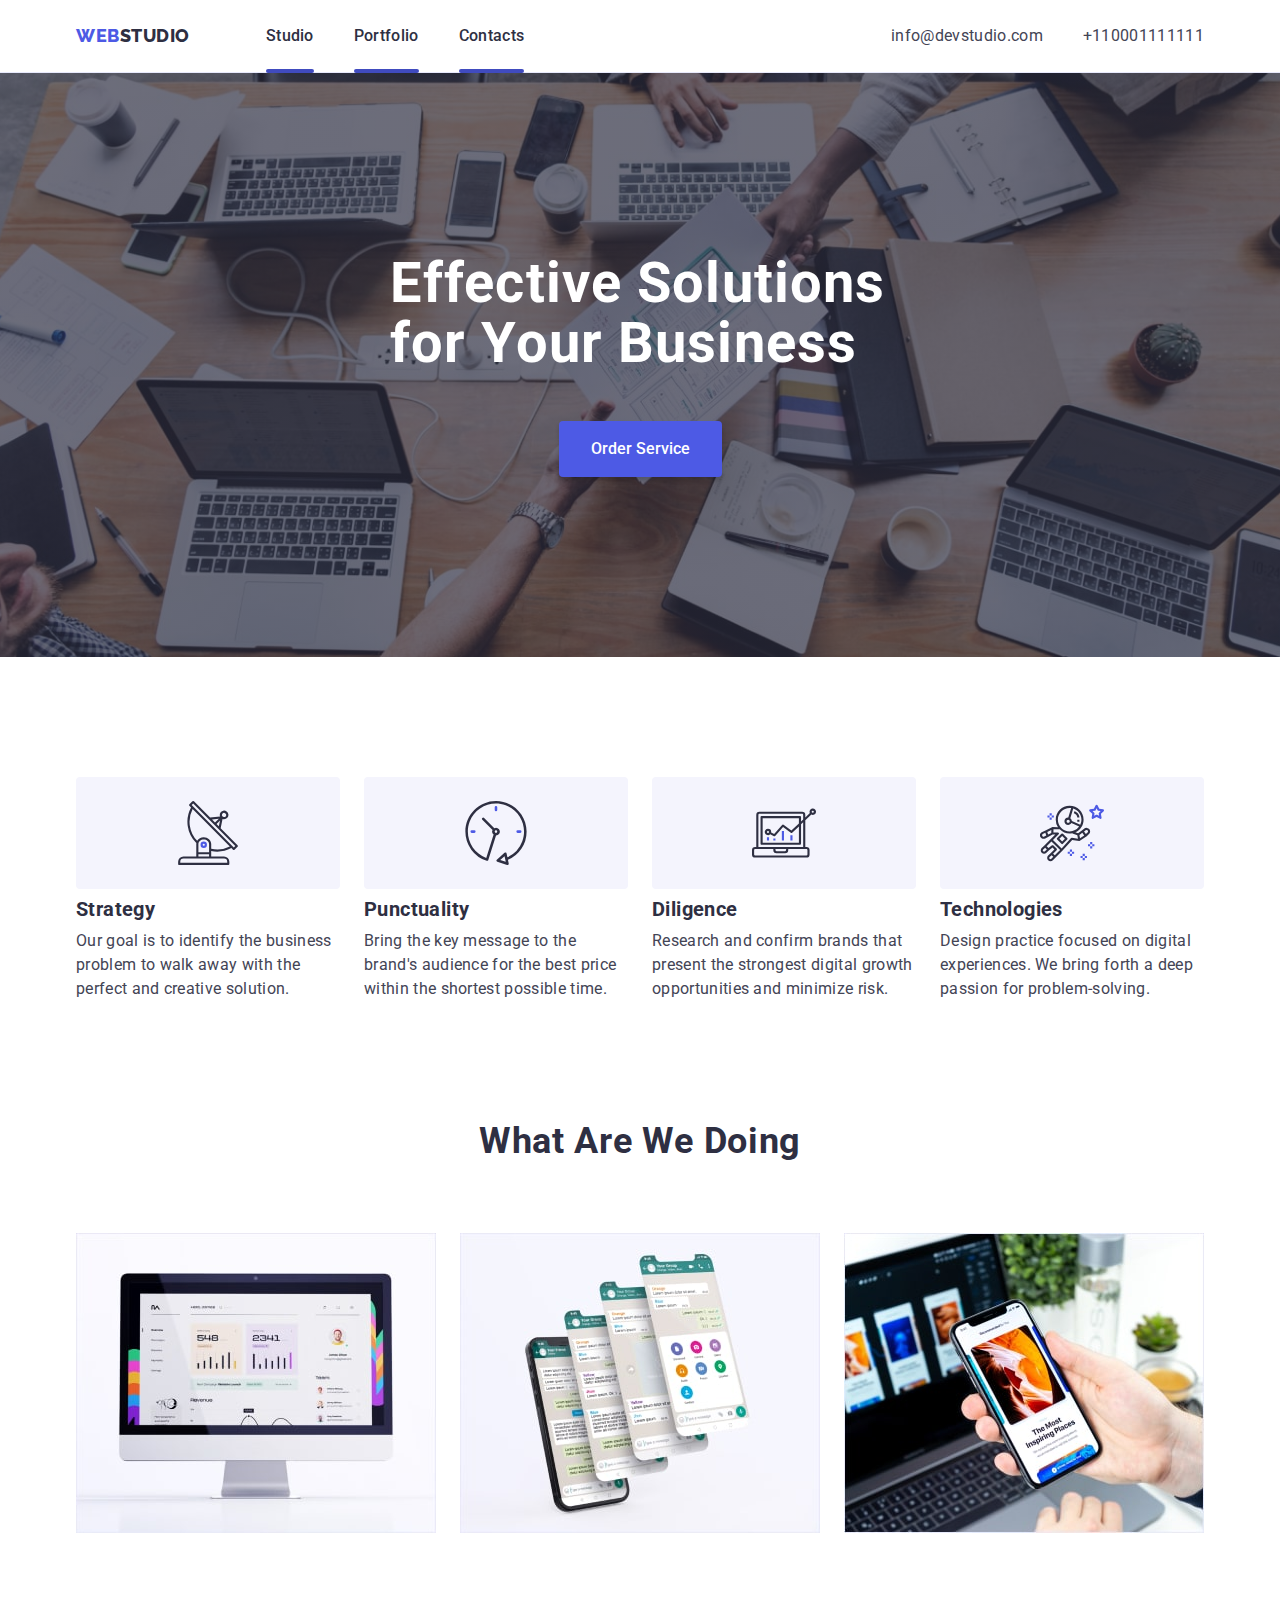
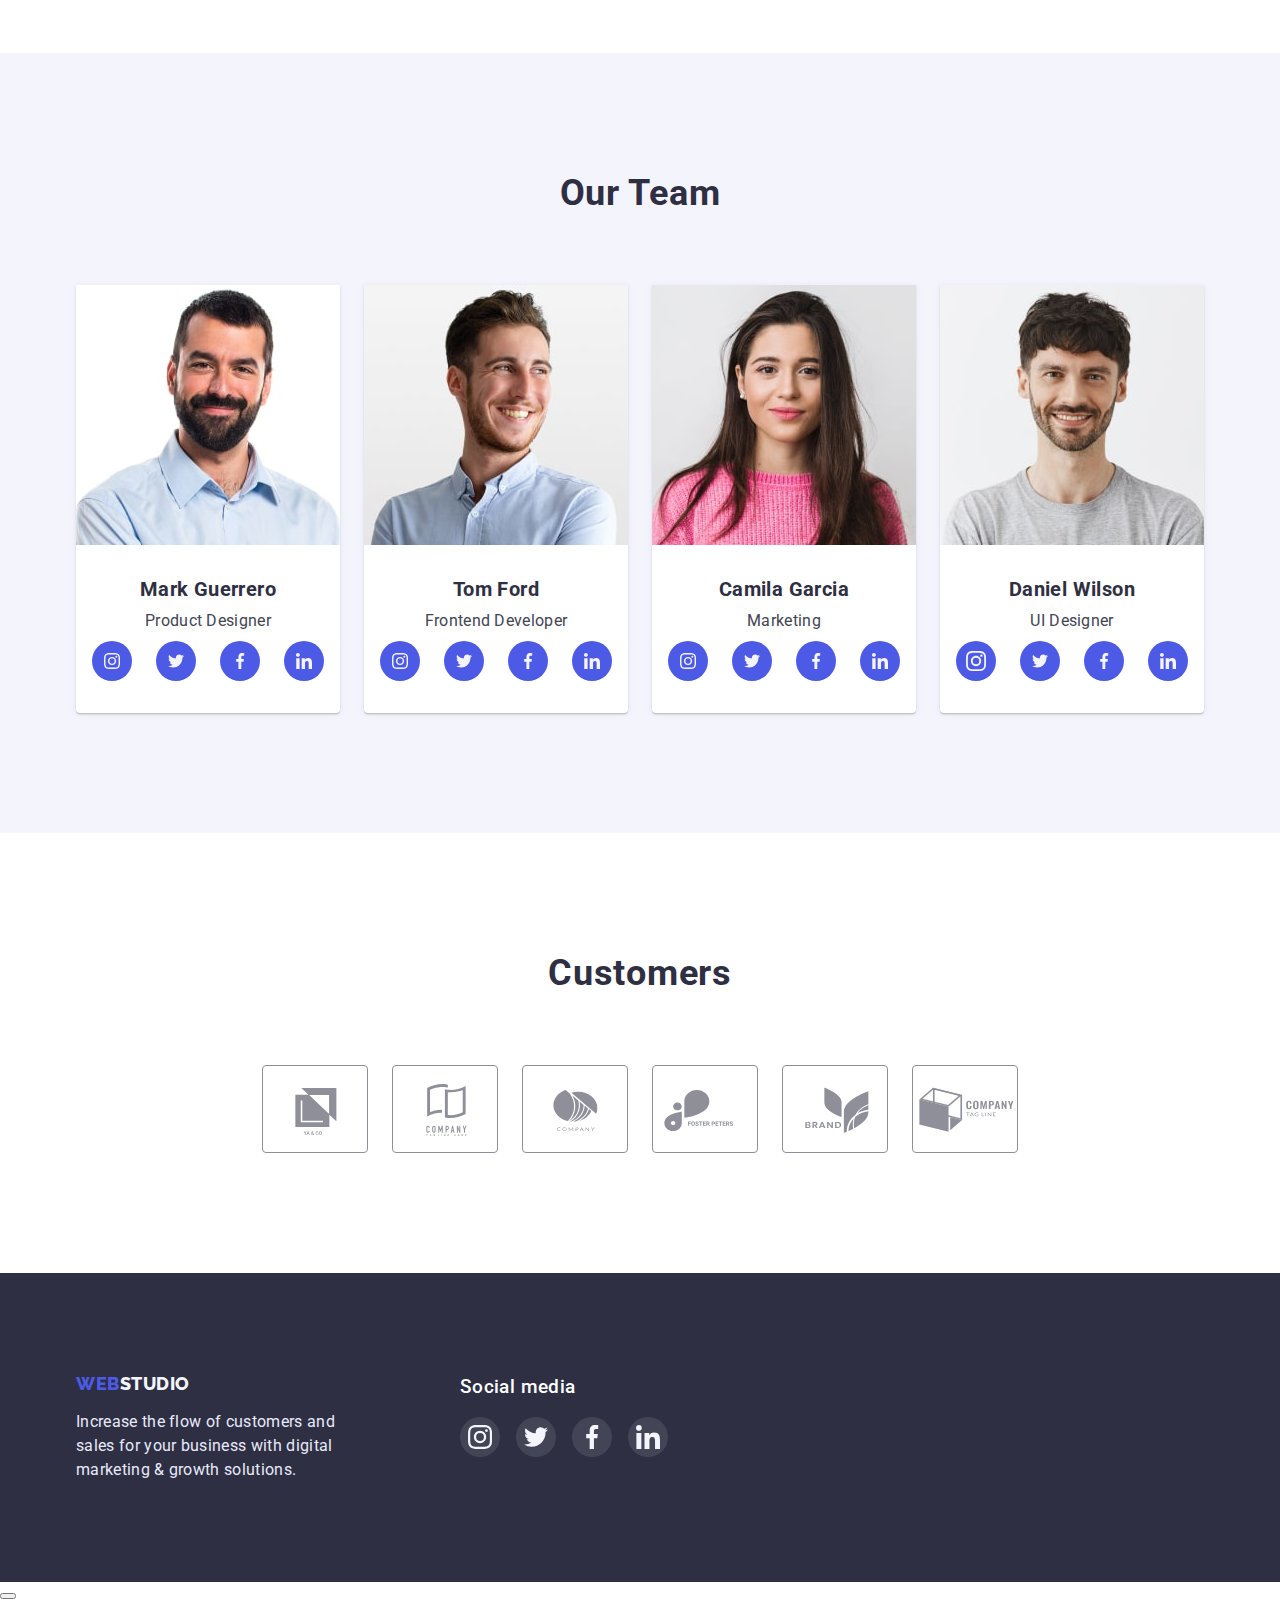
<file: index.html>
<!DOCTYPE html>
<html lang="en">
  <head>
    <meta charset="UTF-8" />
    <meta http-equiv="X-UA-Compatible" content="IE=edge" />
    <meta name="viewport" content="width=device-width, initial-scale=1.0" />
    <title>Document</title>
    <!--Fonts-->
    <link rel="preconnect" href="https://fonts.googleapis.com" />
    <link rel="preconnect" href="https://fonts.gstatic.com" crossorigin />
    <link
      href="https://fonts.googleapis.com/css2?family=Raleway:wght@800&family=Roboto:wght@400;500;700&display=swap"
      rel="stylesheet"
    />
    <!-- Modern normalize-->
    <link
      rel="stylesheet"
      href="https://cdn.jsdelivr.net/npm/modern-normalize@1.1.0/modern-normalize.min.css"
    />
    <!--Style CSS-->
    <link rel="stylesheet" href="./css/style.css" />
  </head>

  <body>
    <!-- Шапка-->
    <header class="header">
      <div class="container">
        <a class="header-logo link" href="./index.html"
          ><span class="header-web">WEB</span>STUDIO</a
        >
        <nav class="header-nav">
          <div class="">
            <ul class="header-list">
              <li class="header-menu"
                ><a class="header-link current link" href="./index.html">Studio</a></li
              >
              <li class="header-menu"
                ><a class="header-link current link" href="./portfolio.html">Portfolio</a></li
              >
              <li class="header-menu"><a class="header-link current link" href="">Contacts</a></li>
            </ul>
          </div>
        </nav>
        <address class="contact">
          <ul class="address list">
            <li class="contact-mail"
              ><a class="contact-link link" href="mailto:info@devstudio.com"
                >info@devstudio.com</a
              ></li
            >
            <li class="contact-tel"
              ><a class="contact-link link" href="tel:+110001111111">+110001111111</a></li
            >
          </ul>
        </address>
      </div>
    </header>

    <!--Hero Section-->
    <main>
      <section class="hero section">
        <div class="container">
          <h1 class="hero-slogan">Effective Solutions for Your Business</h1>
          <button class="hero-btn" type="button">Order Service</button>
        </div>
      </section>
      <!--Our benefits-->
      <section class="benefits section">
        <div class="container">
          <ul class="benefits-list list">
            <li class="container-benefits">
              <div class="benefits-image">
                <svg class="benefits-icons" width="64" heigh="64">
                  <use href="./images/icons.svg#icon-antenna"></use>
                </svg>
              </div>
              <h3 class="section-subtitle">Strategy</h3>
              <p class="section-text">
                Our goal is to identify the business problem to walk away with the perfect and
                creative solution.
              </p>
            </li>
            <li class="container-benefits">
              <div class="benefits-image">
                <svg class="benefits-icons" width="64" heigh="64">
                  <use href="./images/icons.svg#icon-clock"></use>
                </svg>
              </div>
              <h3 class="section-subtitle">Punctuality</h3>
              <p class="section-text">
                Bring the key message to the brand's audience for the best price within the shortest
                possible time.
              </p>
            </li>
            <li class="container-benefits">
              <div class="benefits-image">
                <svg class="benefits-icons" width="64" heigh="64">
                  <use href="./images/icons.svg#icon-diagram"></use>
                </svg>
              </div>
              <h3 class="section-subtitle">Diligence</h3>
              <p class="section-text">
                Research and confirm brands that present the strongest digital growth opportunities
                and minimize risk.
              </p>
            </li>
            <li class="container-benefits">
              <div class="benefits-image">
                <svg class="benefits-icons" width="64" heigh="64">
                  <use href="./images/icons.svg#icon-astronaut"></use>
                </svg>
              </div>
              <h3 class="section-subtitle">Technologies</h3>
              <p class="section-text">
                Design practice focused on digital experiences. We bring forth a deep passion for
                problem-solving.
              </p>
            </li>
          </ul>
        </div>
      </section>
      <!--What are we doing, the main context of this page-->
      <section class="context section">
        <div class="container">
          <h2 class="section-title">What are we doing</h2>
          <ul class="main-context">
            <li class="context-list image">
              <img
                class="context-image"
                src="./images/img01-min.jpg"
                alt=" white monitor"
                width="360"
              />
            </li>
            <li class="context-list image">
              <img
                class="context-image"
                src="./images/img02-min.jpg"
                alt="mobile screen"
                width="360"
              />
            </li>
            <li class="context-list image">
              <img
                class="context-image"
                src="./images/img03-min.jpg"
                alt="phone in hand"
                width="360"
              />
            </li>
          </ul>
        </div>
      </section>
      <!--Our-team-->
      <section class="team section">
        <div class="container">
          <h2 class="section-title">Our Team</h2>
          <ul class="team-list list">
            <li class="team-list desc">
              <div class="card-thumb">
                <img class="card" src="./images/img-min.jpg" alt="Product Designer" width="264" />
              </div>
              <h3 class="section-subtitle">Mark Guerrero</h3>
              <p class="section-text">Product Designer</p>
              <div class="team-icons-block">
                <ul class="team-images">
                  <li class="team-item">
                    <a href="" target="_blank" class="team-link link">
                      <svg class="team-icons" width="16" height="16">
                        <use href="./images/icons.svg#icon-instagram"></use>
                      </svg>
                    </a>
                  </li>
                  <li class="team-item">
                    <a href="" target="_blank" class="team-link link">
                      <svg class="team-icons" width="16" height="16">
                        <use href="./images/icons.svg#icon-twitter"></use>
                      </svg>
                    </a>
                  </li>
                  <li class="team-item">
                    <a href="" target="_blank" class="team-link link">
                      <svg class="team-icons" width="16" height="16">
                        <use href="./images/icons.svg#icon-facebook"></use>
                      </svg>
                    </a>
                  </li>
                  <li class="team-item">
                    <a href="" target="_blank" class="team-link link">
                      <svg class="team-icons" width="16" height="16">
                        <use href="./images/icons.svg#icon-linkedin"></use>
                      </svg>
                    </a>
                  </li>
                </ul>
              </div>
            </li>
            <li class="team-list desc">
              <div class="card-thumb">
                <img
                  class="card"
                  src="./images/img1-min.jpg"
                  alt="Frontend Developer"
                  width="264"
                />
              </div>
              <h3 class="section-subtitle">Tom Ford</h3>
              <p class="section-text">Frontend Developer</p>
              <div class="team-icons-block">
                <ul class="team-images">
                  <li class="team-item">
                    <a href="" target="_blank" class="team-link link">
                      <svg class="team-icons" width="16" height="16">
                        <use href="./images/icons.svg#icon-instagram"></use>
                      </svg>
                    </a>
                  </li>
                  <li class="team-item">
                    <a href="" target="_blank" class="team-link link">
                      <svg class="team-icons" width="16" height="16">
                        <use href="./images/icons.svg#icon-twitter"></use>
                      </svg>
                    </a>
                  </li>
                  <li class="team-item">
                    <a href="" target="_blank" class="team-link link">
                      <svg class="team-icons" width="16" height="16">
                        <use href="./images/icons.svg#icon-facebook"></use>
                      </svg>
                    </a>
                  </li>
                  <li class="team-item">
                    <a href="" target="_blank" class="team-link link">
                      <svg class="team-icons" width="16" height="16">
                        <use href="./images/icons.svg#icon-linkedin"></use>
                      </svg>
                    </a>
                  </li>
                </ul>
              </div>
            </li>
            <li class="team-list desc">
              <div class="card-thumb">
                <img class="card" src="./images/img2-min.jpg" alt="Marketing" width="264"
              /></div>
              <h3 class="section-subtitle">Camila Garcia</h3>
              <p class="section-text">Marketing</p>
              <div class="team-icons-block">
                <ul class="team-images">
                  <li class="team-item">
                    <a href="" target="_blank" class="team-link link">
                      <svg class="team-icons" width="16" height="16">
                        <use href="./images/icons.svg#icon-instagram"></use>
                      </svg>
                    </a>
                  </li>
                  <li class="team-item">
                    <a href="" target="_blank" class="team-link link">
                      <svg class="team-icons" width="16" height="16">
                        <use href="./images/icons.svg#icon-twitter"></use>
                      </svg>
                    </a>
                  </li>
                  <li class="team-item">
                    <a href="" target="_blank" class="team-link link">
                      <svg class="team-icons" width="16" height="16">
                        <use href="./images/icons.svg#icon-facebook"></use>
                      </svg>
                    </a>
                  </li>
                  <li class="team-item">
                    <a href="" target="_blank" class="team-link link">
                      <svg class="team-icons" width="16" height="16">
                        <use href="./images/icons.svg#icon-linkedin"></use>
                      </svg>
                    </a>
                  </li>
                </ul>
              </div>
            </li>
            <li class="team-list desc">
              <div class="card-thumb">
                <img class="card" src="./images/img3-min.jpg" alt="UI Designer" width="264"
              /></div>

              <h3 class="section-subtitle">Daniel Wilson</h3>
              <p class="section-text">UI Designer</p>
              <div class="team-icons-block">
                <ul class="team-images">
                  <li class="team-item">
                    <a href="" target="_blank" class="team-link link">
                      <svg class="team-icons" width="20" height="20">
                        <use href="./images/icons.svg#icon-instagram"></use>
                      </svg>
                    </a>
                  </li>
                  <li class="team-item">
                    <a href="" target="_blank" class="team-link link">
                      <svg class="team-icons" width="16" height="16">
                        <use href="./images/icons.svg#icon-twitter"></use>
                      </svg>
                    </a>
                  </li>
                  <li class="team-item">
                    <a href="" target="_blank" class="team-link link">
                      <svg class="team-icons" width="16" height="16">
                        <use href="./images/icons.svg#icon-facebook"></use>
                      </svg>
                    </a>
                  </li>
                  <li class="team-item">
                    <a href="" target="_blank" class="team-link link">
                      <svg class="team-icons" width="16" height="16">
                        <use href="./images/icons.svg#icon-linkedin"></use>
                      </svg>
                    </a>
                  </li>
                </ul>
              </div>
            </li>
          </ul>
        </div>
      </section>
      <section class="customers section">
        <div class="container">
          <h2 class="section-title">Customers</h2>
          <ul class="customers-list list">
            <li class="customers-block">
              <a href="" target="_blank" class="customers-link link">
                <svg class="customers-icons" width="104" height="56">
                  <use href="./images/icons.svg#icon-Logo"></use>
                </svg>
              </a>
            </li>
            <li class="customers-block">
              <a href="" target="_blank" class="customers-link link">
                <svg class="customers-icons" width="104" height="56">
                  <use href="./images/icons.svg#icon-Logo-1"></use>
                </svg>
              </a>
            </li>
            <li class="customers-block">
              <a href="" target="_blank" class="customers-link link">
                <svg class="customers-icons" width="104" height="56">
                  <use href="./images/icons.svg#icon-Logo-2"></use>
                </svg>
              </a>
            </li>
            <li class="customers-block">
              <a href="" target="_blank" class="customers-link link">
                <svg class="customers-icons" width="104" height="56">
                  <use href="./images/icons.svg#icon-Logo-3"></use>
                </svg>
              </a>
            </li>
            <li class="customers-block">
              <a href="" target="_blank" class="customers-link link">
                <svg class="customers-icons" width="104" height="56">
                  <use href="./images/icons.svg#icon-Logo-4"></use>
                </svg>
              </a>
            </li>
            <li class="customers-block">
              <a href="" target="_blank" class="customers-link link">
                <svg class="customers-icons" width="104" height="56">
                  <use href="./images/icons.svg#icon-Logo-5"></use>
                </svg>
              </a>
            </li>
          </ul>
        </div>
      </section>
      <!--Footer-->
      <footer class="footer">
        <div class="footer-container container">
          <div class="footer-nav">
            <a class="footer-logo link" href="./index.html"
              ><span class="footer-web">WEB</span>STUDIO</a
            >
            <p class="footer-text">
              Increase the flow of customers and sales for your business with digital marketing &
              growth solutions.
            </p>
          </div>
          <div class="footer-icons-block">
            <h3 class="footer-title">Social media</h3>
            <ul class="footer-images">
              <li class="footer-item">
                <a href="" target="_blank" class="footer-link link">
                  <svg class="footer-icons" width="24" height="24">
                    <use href="./images/icons.svg#icon-instagram"></use>
                  </svg>
                </a>
              </li>
              <li class="footer-item">
                <a href="" target="_blank" class="footer-link link">
                  <svg class="footer-icons" width="24" height="24">
                    <use href="./images/icons.svg#icon-twitter"></use>
                  </svg>
                </a>
              </li>
              <li class="footer-item">
                <a href="" target="_blank" class="footer-link link">
                  <svg class="footer-icons" width="24" height="24">
                    <use href="./images/icons.svg#icon-facebook"></use>
                  </svg>
                </a>
              </li>
              <li class="footer-item">
                <a href="" target="_blank" class="footer-link link">
                  <svg class="footer-icons" width="24" height="24">
                    <use href="./images/icons.svg#icon-linkedin"></use>
                  </svg>
                </a>
              </li>
            </ul>
          </div>
        </div>
      </footer>
    </main>
    <div class="backdrope">
      <div class="">
        <button></button>
      </div>
    </div>
    <!-- Modal JS-->
    <script src="./JS/modal.js"></script>
  </body>
</html>
</file>
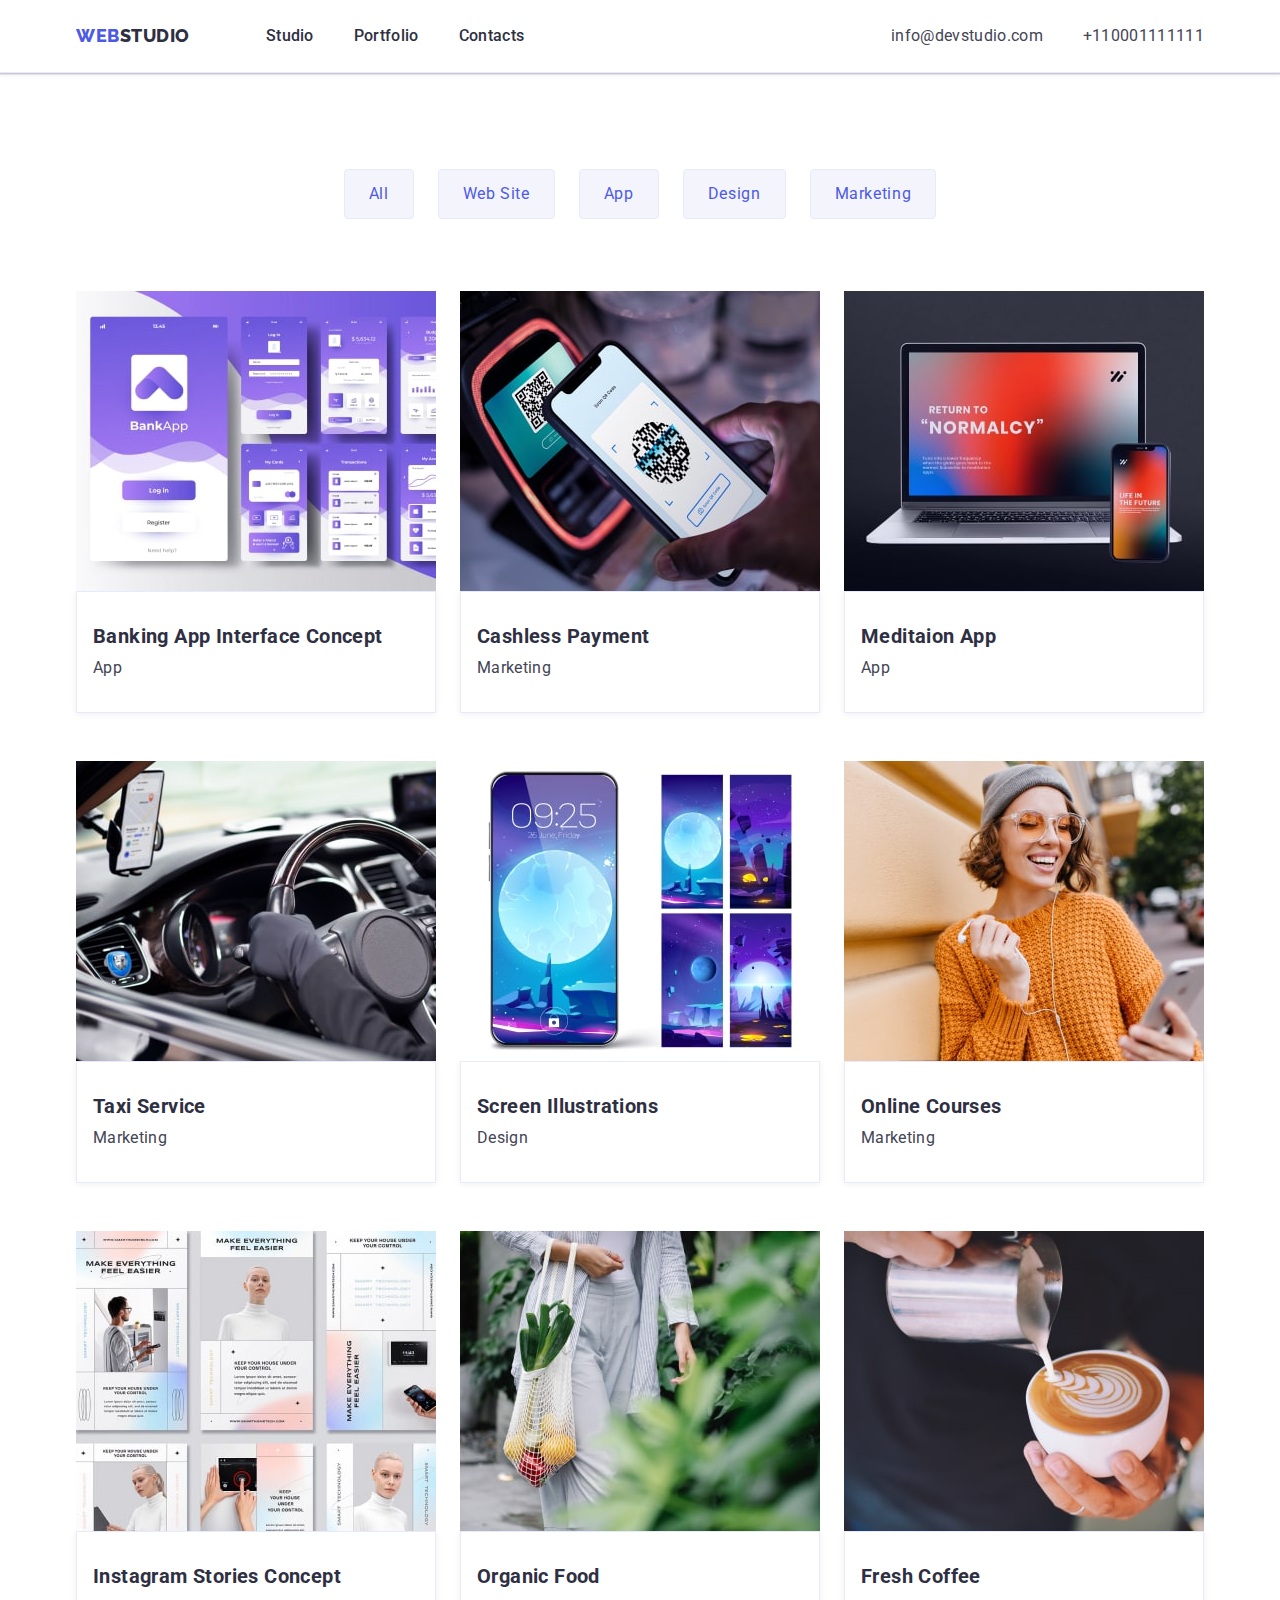
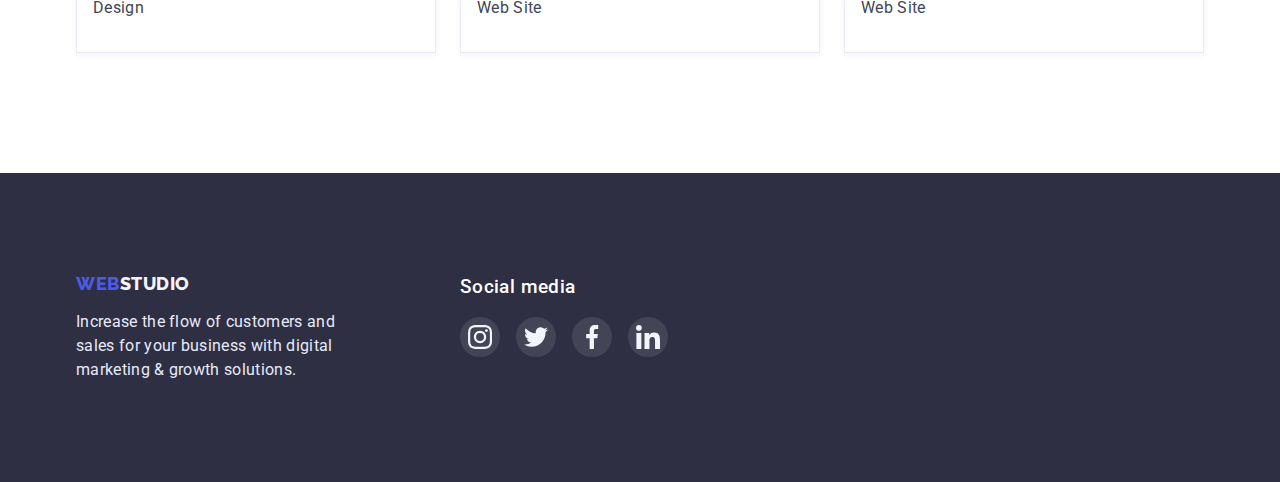
<file: portfolio.html>
<!DOCTYPE html>
<html lang="en">
  <head>
    <meta charset="UTF-8" />
    <meta http-equiv="X-UA-Compatible" content="IE=edge" />
    <meta name="viewport" content="width=device-width, initial-scale=1.0" />
    <title>Document</title>
    <!--Fonts-->
    <link rel="preconnect" href="https://fonts.googleapis.com" />
    <link rel="preconnect" href="https://fonts.gstatic.com" crossorigin />
    <link
      href="https://fonts.googleapis.com/css2?family=Raleway:wght@800&family=Roboto:wght@400;500;700&display=swap"
      rel="stylesheet"
    />
    <!-- Modern normalize-->
    <link
      rel="stylesheet"
      href="https://cdn.jsdelivr.net/npm/modern-normalize@1.1.0/modern-normalize.min.css"
    />
    <!--Style CSS-->
    <link rel="stylesheet" href="./css/style.css" />
  </head>

  <body>
    <!-- Шапка-->
    <header class="header">
      <div class="container">
        <a class="header-logo link" href="./index.html"
          ><span class="header-web">WEB</span>STUDIO</a
        >
        <nav class="header-nav">
          <ul class="header-list">
            <li class="header-menu"><a class="header-link link" href="./index.html">Studio</a></li>
            <li class="header-menu"
              ><a class="header-link link" href="./portfolio.html">Portfolio</a></li
            >
            <li class="header-menu"><a class="header-link link" href="">Contacts</a></li>
          </ul>
        </nav>
        <address class="contact">
          <ul class="address list">
            <li class="contact-mail"
              ><a class="contact-link link" href="mailto:info@devstudio.com"
                >info@devstudio.com</a
              ></li
            >
            <li class="contact-tel"
              ><a class="contact-link link" href="tel:+110001111111">+110001111111</a></li
            >
          </ul>
        </address>
      </div>
    </header>

    <main>
      <!--Button-->
      <section class="portfolio section">
        <div class="container">
          <h1 class="visually-hidden">Portfolio</h1>
          <ul class="button-list">
            <li><button class="button-item" type="button">All</button></li>
            <li><button class="button-item" type="button">Web Site</button></li>
            <li><button class="button-item" type="button">App</button></li>
            <li><button class="button-item" type="button">Design</button> </li>
            <li><button class="button-item" type="button">Marketing</button></li>
          </ul>
          <!--Row list-->
          <ul class="row-list">
            <li class="row">
              <a class="portfolio-link current" href="">
                <div class="portfolio-img-wrapper">
                  <img
                    class="row-image"
                    src="./images/bankapp_portfolio.jpg"
                    alt="Banking App Interface Concept"
                    width="360"
                  />
                  <p class="overlay"
                    >14 Stylish and User-Friendly App Design Concepts · Task Manager App · Calorie
                    Tracker App · Exotic Fruit Ecommerce App · Cloud Storage App</p
                  >
                </div>
                <div class="row-text">
                  <h2 class="section-subtitle">Banking App Interface Concept</h2>
                  <p class="section-text">App</p>
                </div>
              </a>
            </li>
            <li class="row">
              <a class="portfolio-link" href="">
                <img
                  class="row-image"
                  src="./images/cashless_portfolio.jpg"
                  alt="Cashless Payment"
                  width="360"
                />
                <div class="row-text">
                  <h2 class="section-subtitle">Cashless Payment</h2>
                  <p class="section-text">Marketing</p>
                </div>
              </a>
            </li>
            <li class="row">
              <a class="portfolio-link" href=""
                ><img
                  class="row-image"
                  src="./images/maditationapp_portfolio.jpg"
                  alt="Meditaion App"
                  width="360"
                />
                <div class="row-text">
                  <h2 class="section-subtitle">Meditaion App</h2>
                  <p class="section-text">App</p>
                </div></a
              >
            </li>
            <li class="row">
              <a class="portfolio-link" href="">
                <img
                  class="row-image"
                  src="./images/taxiservice_portfolio.jpg"
                  alt="Taxi Service"
                  width="360"
                />
                <div class="row-text">
                  <h2 class="section-subtitle">Taxi Service</h2>
                  <p class="section-text">Marketing</p>
                </div></a
              >
            </li>
            <li class="row">
              <a class="portfolio-link" href=""
                ><img
                  class="row-image"
                  src="./images/screen_portfolio.jpg"
                  alt="Screen Illustration"
                  width="360"
                />
                <div class="row-text">
                  <h2 class="section-subtitle">Screen Illustrations</h2>
                  <p class="section-text">Design</p>
                </div></a
              >
            </li>
            <li class="row">
              <a class="portfolio-link" href=""
                ><img
                  class="row-image"
                  src="./images/onlinecourses_portfolio.jpg"
                  alt="Online Courses"
                  width="360"
                />
                <div class="row-text">
                  <h2 class="section-subtitle">Online Courses</h2>
                  <p class="section-text">Marketing</p>
                </div></a
              >
            </li>
            <li class="row">
              <a class="portfolio-link" href="">
                <img
                  class="row-image"
                  src="./images/instagram_portfolio.jpg"
                  alt="Instagram Stories Concept"
                  width="360"
                />
                <div class="row-text">
                  <h2 class="section-subtitle">Instagram Stories Concept</h2>
                  <p class="section-text">Design</p>
                </div>
              </a>
            </li>
            <li class="row">
              <a class="portfolio-link" href="">
                <img
                  class="row-image"
                  src="./images/organicfood_portfolio.jpg"
                  alt="Organic Food"
                  width="360"
                />
                <div class="row-text">
                  <h2 class="section-subtitle">Organic Food</h2>
                  <p class="section-text">Web Site</p>
                </div></a
              >
            </li>
            <li class="row">
              <a class="portfolio-link" href="">
                <img
                  class="row-image"
                  src="./images/freshcoffee_portfolio.jpg"
                  alt="Fresh Coffee"
                  width="360"
                />
                <div class="row-text">
                  <h2 class="section-subtitle">Fresh Coffee</h2>
                  <p class="section-text">Web Site</p>
                </div></a
              >
            </li>
          </ul>
        </div>
      </section>

      <!--Footer-->
      <footer class="footer">
        <div class="footer-container container">
          <div class="footer-nav">
            <a class="footer-logo link" href="./index.html"
              ><span class="footer-web">WEB</span>STUDIO</a
            >
            <p class="footer-text">
              Increase the flow of customers and sales for your business with digital marketing &
              growth solutions.
            </p>
          </div>
          <div class="footer-icons-block">
            <h3 class="footer-title">Social media</h3>
            <ul class="footer-images">
              <li class="footer-item">
                <a href="" target="_blank" class="footer-link link">
                  <svg class="footer-icons" width="24" height="24">
                    <use href="./images/icons.svg#icon-instagram"></use>
                  </svg>
                </a>
              </li>
              <li class="footer-item">
                <a href="" target="_blank" class="footer-link link">
                  <svg class="footer-icons" width="24" height="24">
                    <use href="./images/icons.svg#icon-twitter"></use>
                  </svg>
                </a>
              </li>
              <li class="footer-item">
                <a href="" target="_blank" class="footer-link link">
                  <svg class="footer-icons" width="24" height="24">
                    <use href="./images/icons.svg#icon-facebook"></use>
                  </svg>
                </a>
              </li>
              <li class="footer-item">
                <a href="" target="_blank" class="footer-link link">
                  <svg class="footer-icons" width="24" height="24">
                    <use href="./images/icons.svg#icon-linkedin"></use>
                  </svg>
                </a>
              </li>
            </ul>
          </div>
        </div>
      </footer>
    </main>
  </body>
</html>
</file>
<file: css/style.css>
:root {
  /* Font */
  --main-font-roboto: 'Roboto', sans-serif;
  --main-font-raleway: 'Raleway', sans-serif;

  /* Text-colors */
  --subject-txt-cl: #ffffff;
  --navyblue-txt-cl: #2e2f42;
  --slate-txt-cl: #434455;
  --cornflower-txt-cl: #e7e9fc;
  --iris-txt-cl: #4d5ae5;
  --ocean-txt-cl: #404bbf;

  /* Background colors */
  --navyblue-background-cl: #2e2f42;
  --cornflower-background-cl: #e7e9fc;
  --cloud-background-cl: #f4f4fd;
  --iris-button-cl: rgba(77, 90, 229, 0.1);
  --color-navigation: #4d5ae5;
  --FFF-background: #ffffff;
}
html {
  box-sizing: border-box;
}
*,
*::before,
*::after {
  box-sizing: inherit;
}
/*Reset start*/
h1,
h2,
h3,
h4,
h5,
h6,
p {
  margin: 0;
}
ul {
  margin: 0;
  padding: 0;
  list-style: none;
}
a {
  color: currentColor;
  text-decoration: none;
}
button {
  cursor: pointer;
}
img {
  display: block;
  max-width: 100px;
  height: auto;
}

/*Reset end*/

/*Main class*/

.container {
  width: 1158px;
  padding: 0 15px;
  margin: 0 auto;
}

.link {
  text-decoration: none;
}
.list {
  list-style: none;
}
/*.list {
  justify-content: space-between;
  align-items: center;
}*/
.section {
  padding-top: 120px;
  padding-bottom: 120px;
}
.section-title {
  font-size: 36px;
  line-height: calc(40 / 36);
  text-align: center;
  letter-spacing: 0.02em;
  text-transform: capitalize;
  color: var(--navyblue-txt-cl);
  /* Context*/
  margin-bottom: 72px;
}
.section-subtitle {
  font-weight: 500px;
  font-size: 20px;
  line-height: calc(24 / 20);
  letter-spacing: 0.02em;
  color: var(--navyblue-txt-cl);
  margin-bottom: 8px;
}
.section-text {
  line-height: calc(24 / 16);
  letter-spacing: 0.02em;
  color: var(--slate-txt-cl);
}

/* Hidden Main title H1*/
.visually-hidden {
  position: absolute;
  width: 1px;
  height: 1px;
  margin: -1px;
  border: 0;
  padding: 0;
  white-space: nowrap;
  clip-path: inset(100%);
  clip: rect(0 0 0 0);
  overflow: hidden;
}

/*=================Main Page=========================*/

/*Base styles*/

body {
  font-family: var(--main-font-roboto);
  font-size: 16px;
  background-color: var(--FFF-background);
  margin: 0;
}

/*======Header============*/
.header {
  padding: 24px 0;
  border-bottom: 1px solid #e7e9fc;
  box-shadow: 0px 2px 1px rgba(46, 47, 66, 0.08), 0px 1px 1px rgba(46, 47, 66, 0.16),
    0px 1px 6px rgba(46, 47, 66, 0.08);
}
.header .container {
  display: flex;
  align-items: center;
}
.header-logo {
  font-family: var(--main-font-raleway);
  font-weight: 800;
  font-size: 18px;
  line-height: calc(24 / 18);
  letter-spacing: 0.03em;
  text-transform: uppercase;
  color: var(--navyblue-txt-cl);
  /*Content*/
  margin-right: 76px;
}
.header-web {
  color: var(--color-navigation);
  transition-property: color;
  transition-duration: 250ms;
  transition-timing-function: cubic-bezier(0.4, 0, 0.2, 1);
}
.header-web:hover,
.header-web:focus {
  color: var(--ocean-txt-cl);
  text-transform: uppercase;
}
.header-list {
  display: flex;
  gap: 40px;
  /*Content*/
}
.header-link {
  position: relative;
  display: block;
  font-weight: 500;
  font-size: 16px;
  line-height: calc(24 / 16);
  letter-spacing: 0.02em;
  color: var(--navyblue-txt-cl);
  /*Content*/
  transition-property: color;
  transition-duration: 250ms;
  transition-timing-function: cubic-bezier(0.4, 0, 0.2, 1);
}
.header-link.current::after {
  content: '';
  position: absolute;
  display: block;
  bottom: -25px;
  width: 100%;
  height: 4px;
  background: #404bbf;
  border-radius: 2px;
}
.header-link:hover,
.header-link:focus {
  color: var(--ocean-txt-cl);
}

/*===========Address=============*/
address {
  margin-left: auto;
}
.address.list {
  display: flex;
  flex-direction: row;
  justify-content: space-between;
  /*Content*/
  margin-left: 0;
}
.contact-link {
  font-style: normal;
  line-height: calc(24 / 16);
  letter-spacing: 0.02em;
  color: var(--slate-txt-cl);

  transition-property: color;
  transition-duration: 250ms;
  transition-timing-function: cubic-bezier(0.4, 0, 0.2, 1);
}
.contact-link:hover,
.contact-link:focus {
  color: var(--ocean-txt-cl);
}
.contact-tel {
  margin-left: 40px;
}
/*===============Hero Section=================*/

.hero {
  background: var(--navyblue-background-cl);
  padding-top: 180px;
  padding-bottom: 180px;
  display: block;
  background-image: linear-gradient(rgba(46, 47, 66, 0.7), rgba(46, 47, 66, 0.7)),
    url(../images/people-office-min.jpg);
  background-repeat: no-repeat;
  max-width: 1440px;
  margin: 0 auto;
  background-position: center;
  background-size: cover;
}
.hero-slogan {
  font-size: 56px;
  line-height: calc(60 / 56);
  letter-spacing: 0.02em;
  color: var(--subject-txt-cl);
  /*Content*/
  width: 500px;
  margin: auto;
  margin-bottom: 48px;
}
.hero-btn {
  background: var(--color-navigation);
  box-shadow: 0px 4px 4px rgba(0, 0, 0, 0.15);
  border-radius: 4px;
  /* Botton text*/
  font-family: var(--main-font-roboto);
  font-weight: 500;
  font-size: 16px;
  line-height: calc(24 / 16);
  color: var(--subject-txt-cl);
  /*Content*/
  display: flex;
  margin: 0 auto;
  padding: 16px 32px;
  border: none;

  transition-property: color;
  transition-duration: 250ms;
  transition-timing-function: cubic-bezier(0.4, 0, 0.2, 1);
}
.hero-btn:hover,
.hero-btn:focus {
  display: flex;
  flex-direction: row;
  align-items: flex-start;
  padding: 16px 32px;
  gap: 10px;
  background: #404bbf;
  box-shadow: 0px 4px 4px rgba(0, 0, 0, 0.15);
  border-radius: 4px;
  cursor: pointer;
}
/*===============Benefits====================*/
.benefits.section {
  padding-bottom: 0;
}
.benefits-list {
  display: flex;
  gap: 24px;
}
.container-benefits {
  width: 264px;
}
.benefits-image {
  background-color: #f4f4fd;
  border-radius: 4px;
  justify-content: center;
  align-items: center;
  display: flex;
  margin-bottom: 8px;
  height: 112px;
}
.benefits-icons {
  height: 64px;
}

/* ==============Main context==================*/
.main-context {
  display: flex;
  gap: 24px;
}
.context-image {
  min-width: 360px;
  min-height: 300px;
}
/*==============Our team====================*/
.team.section {
  background-color: var(--cloud-background-cl);
}

.team-list.list {
  display: flex;
  justify-content: space-between;
  gap: 24px;
  text-align: center;
}
.team-list.desc {
  background: #ffffff;
  box-shadow: 0px 1px 6px rgba(46, 47, 66, 0.08), 0px 1px 1px rgba(46, 47, 66, 0.16),
    0px 2px 1px rgba(46, 47, 66, 0.08);
  border-radius: 0px 0px 4px 4px;
  padding-bottom: 32px;
}
.team-list > .card-thumb {
  flex-basis: calc(100% / 4);
}
.card {
  min-width: 264px;
  min-height: 260px;
  margin-bottom: 32px;
}
.team-images {
  display: flex;
  justify-content: center;
  gap: 24px;
}
.team-item {
  width: 40px;
  height: 40px;
}
/*.team-item:hover,
.team-item:focus {
  background: #404bbf;
}*/
.team-link {
  display: flex;
  background-color: #4d5ae5;
  border-radius: 50%;
  align-items: center;
  justify-content: center;
  width: 100%;
  height: 100%;

  transition-property: color;
  transition-duration: 250ms;
  transition-timing-function: cubic-bezier(0.4, 0, 0.2, 1);
}
.team-link:hover,
.team-link:focus {
  background-color: #404bbf;
}
.team-icons-block {
  margin-top: 8px;
}
/*===============Button-Portfolio====================*/
.portfolio.section {
  padding-bottom: 120px;
  padding-top: 96px;
}
.button-list {
  display: flex;
  justify-content: center;
  padding: 0px;
  gap: 24px;
  margin-bottom: 72px;
  text-align: center;
}
.button-item {
  padding: 12px 24px;
  background: var(--cloud-background-cl);
  border: 1px solid #e7e9fc;
  border-radius: 4px;
  /* Button Text */
  line-height: calc(24 / 16);
  text-align: center;
  letter-spacing: 0.04em;
  color: var(--iris-txt-cl);

  transition-property: color;
  transition-duration: 250ms;
  transition-timing-function: cubic-bezier(0.4, 0, 0.2, 1);
}
.button-item:hover,
.button-item:focus {
  align-items: flex-start;
  padding: 12px 24px;
  background: #404bbf;
  box-shadow: 0px 3px 1px rgba(0, 0, 0, 0.1), 0px 2px 1px rgba(0, 0, 0, 0.08),
    0px 2px 2px rgba(0, 0, 0, 0.12);
  border-radius: 4px;
  /*Text*/
  font-family: 'Roboto';
  letter-spacing: 0.04em;
  color: var(--subject-txt-cl);
}

/*==============ROW Portfolio==================*/

.row-list {
  list-style: none;
  display: flex;
  flex-wrap: wrap;
  gap: 48px 24px;
}
.row {
  display: block;
}
.portfolio-img-wrapper {
  position: relative;
  overflow: hidden;
}
.overlay {
  font-family: var(--main-font-roboto);
  font-weight: 400;
  font-size: 16px;
  line-height: 2calc (24 / 16);
  letter-spacing: 0.02em;
  color: #f4f4fd;
  position: absolute;
  display: block;
  transform: translate(0, 100%);
  left: 0px;
  top: 0px;
  height: 100%;
  width: 100%;
  padding: 40px 32px 0px 32px;
  background: #4d5ae5;
}
.portfolio-link:hover .overlay {
  transform: translate(0);
  transition-property: color;
  transition-duration: 250ms;
  transition-delay: 0s;
  transition-timing-function: cubic-bezier(0.4, 0, 0.2, 1);
}
.portfolio-link:hover,
.portfolio-link:focus,
.portfolio-link:active {
  box-shadow: 0px 1px 6px rgba(46, 47, 66, 0.08), 0px 1px 1px rgba(46, 47, 66, 0.16),
    0px 2px 1px rgba(46, 47, 66, 0.08);
}
.row-image {
  min-width: 360px;
  min-height: 300px;
}
.row-text {
  border: 1px solid #e7e9fc;
  padding-top: 32px;
  padding-bottom: 32px;
  padding-left: 16px;
  box-shadow: 0px 1px 6px rgba(46, 47, 66, 0.08);
}

/*====================Customers======================*/

.customers-list {
  display: flex;
  justify-content: center;
  gap: 24px;
}
.customers-block {
  flex-basis: calc((100%-24px) / 6);
}
.customers-link {
  display: flex;
  align-items: center;
  justify-content: center;
  border: 1px solid #8e8f99;
  fill: #8e8f99;
  border-radius: 4px;
  height: 88px;

  transition-property: color;
  transition-duration: 250ms;
  transition-timing-function: cubic-bezier(0.4, 0, 0.2, 1);
}
.customers-link:hover,
.customers-link:focus {
  border-color: #404bbf;
  fill: #404bbf;
}

/*===================Footer====================*/

footer {
  padding-top: 100px;
  padding-bottom: 100px;
  background: var(--navyblue-background-cl);
}
.footer-container {
  display: flex;
}
.footer-nav {
  padding-right: 120px;
}
.footer-logo {
  font-family: var(--main-font-raleway);
  font-weight: 800;
  font-size: 18px;
  line-height: calc(21 / 18);
  display: block;
  letter-spacing: 0.03em;
  text-transform: uppercase;
  color: var(--cloud-background-cl);
  margin-bottom: 16px;
}
.footer-web {
  color: var(--color-navigation);
}
.footer-text {
  line-height: calc(24 / 16);
  letter-spacing: 0.02em;
  color: var(--cornflower-txt-cl);
  max-width: 264px;
}
.footer-title {
  font-weight: 500;
  line-height: calc(24 / 16);
  letter-spacing: 0.02em;
  color: #ffffff;
  margin-bottom: 16px;
}
.footer-icons-block {
}
.footer-images {
  display: flex;
  gap: 16px;
}
.footer-link {
  display: flex;
  align-items: center;
  justify-content: center;
  background: rgba(255, 255, 255, 0.1);
  border-radius: 50%;
  text-decoration-line: none;
  color: var(--color-link);
  width: 40px;
  height: 40px;

  transition-property: color;
  transition-duration: 250ms;
  transition-timing-function: cubic-bezier(0.4, 0, 0.2, 1);
}
.footer-link:hover,
.footer-link:focus {
  background-color: rgba(49, 208, 170, 1);
}
</file>
